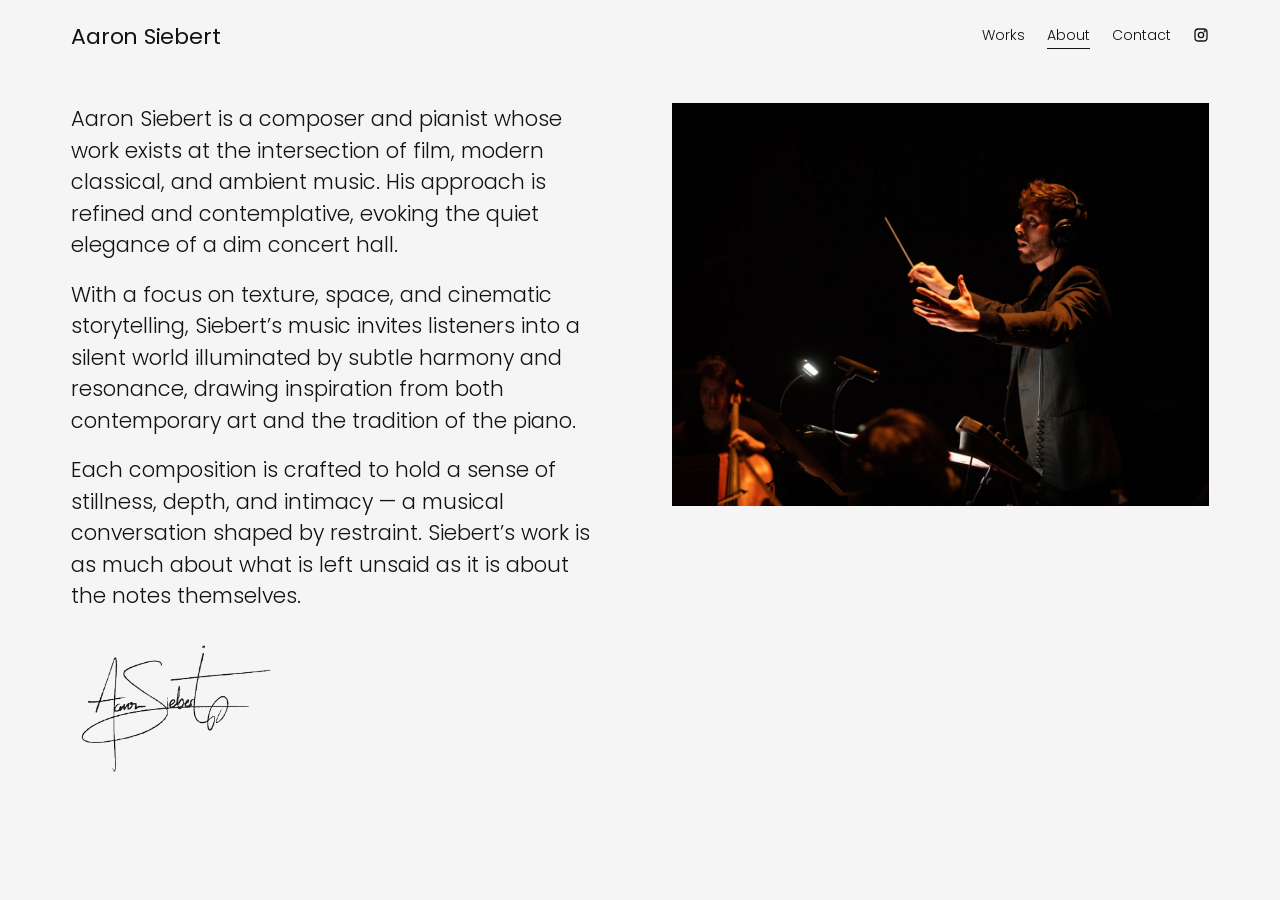
<file: about.html>
<!doctype html>
<html lang="en"><head><meta charset="utf-8"><meta name="viewport" content="width=device-width,initial-scale=1">
<title>About — Aaron Siebert</title>
<meta name="description" content="Aaron Siebert is a composer and pianist working in film, modern classical, and ambient music.">
<link rel="preconnect" href="https://fonts.googleapis.com"><link rel="preconnect" href="https://fonts.gstatic.com" crossorigin>
<link href="https://fonts.googleapis.com/css2?family=Poppins:wght@300;400;500;600&display=swap" rel="stylesheet">
<link rel="stylesheet" href="style.css"></head><body>
<header><a class="name" href="index.html">Aaron Siebert</a>
<nav><a href="index.html">Works</a><a href="about.html" class="on">About</a><a href="contact.html">Contact</a>
<a href="https://www.instagram.com/eronsiebert" aria-label="Instagram"><svg viewBox="0 0 24 24" fill="none" stroke="currentColor" stroke-width="2"><rect x="3" y="3" width="18" height="18" rx="5"/><circle cx="12" cy="12" r="4"/><circle cx="17.5" cy="6.5" r=".6" fill="currentColor"/></svg></a></nav></header>
<main>
<div class="two"><div>
<p>Aaron Siebert is a composer and pianist whose work exists at the intersection of film, modern classical, and ambient music. His approach is refined and contemplative, evoking the quiet elegance of a dim concert hall.</p>
<p>With a focus on texture, space, and cinematic storytelling, Siebert’s music invites listeners into a silent world illuminated by subtle harmony and resonance, drawing inspiration from both contemporary art and the tradition of the piano.</p>
<p>Each composition is crafted to hold a sense of stillness, depth, and intimacy — a musical conversation shaped by restraint. Siebert’s work is as much about what is left unsaid as it is about the notes themselves.</p>
<img class="sig" src="img/signature.webp" alt="Aaron Siebert signature"></div>
<img class="photo" src="img/about.webp" alt="Aaron Siebert conducting"></div>
</main>
</body></html>
</file>
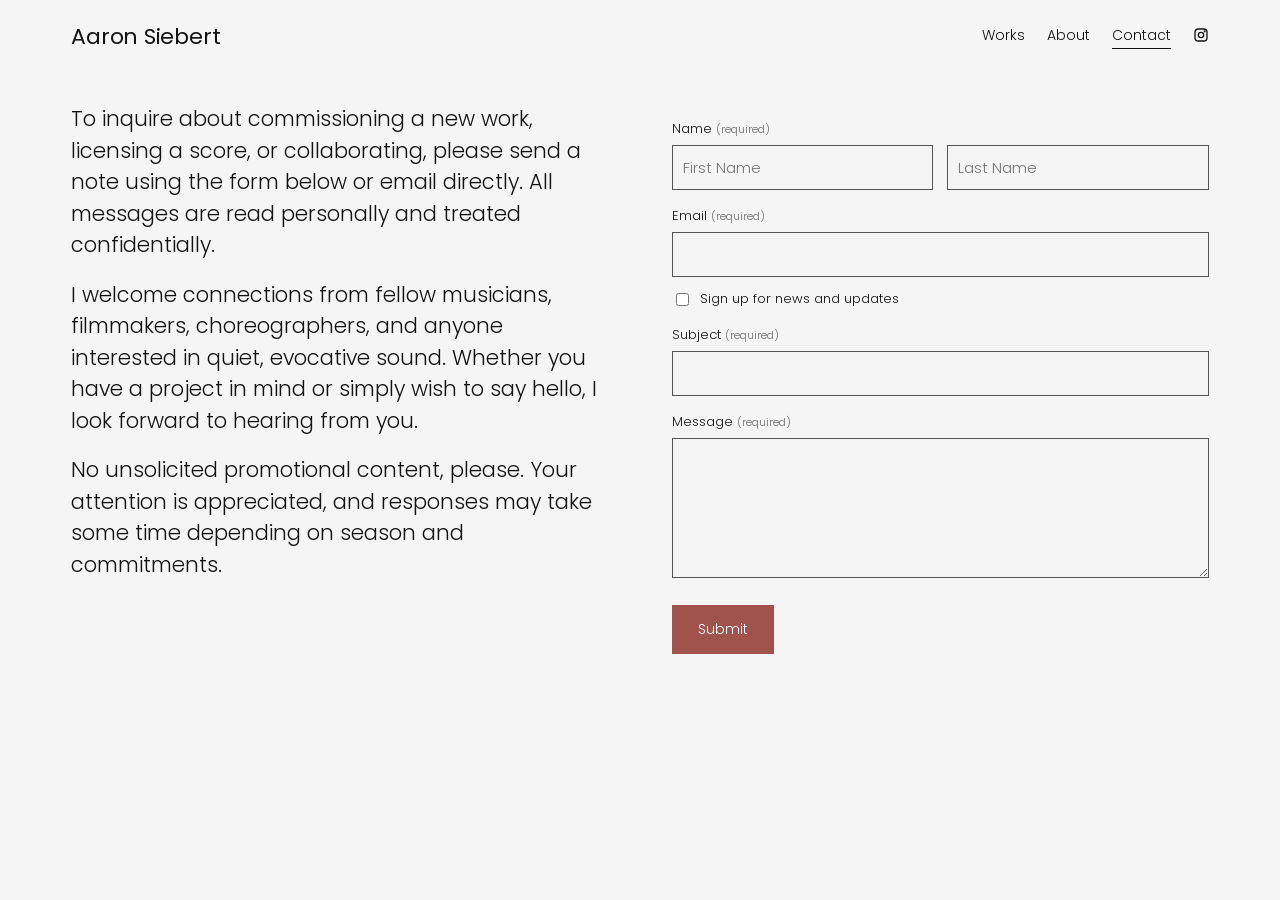
<file: contact.html>
<!doctype html>
<html lang="en"><head><meta charset="utf-8"><meta name="viewport" content="width=device-width,initial-scale=1">
<title>Contact — Aaron Siebert</title>
<meta name="description" content="Aaron Siebert is a composer and pianist working in film, modern classical, and ambient music.">
<link rel="preconnect" href="https://fonts.googleapis.com"><link rel="preconnect" href="https://fonts.gstatic.com" crossorigin>
<link href="https://fonts.googleapis.com/css2?family=Poppins:wght@300;400;500;600&display=swap" rel="stylesheet">
<link rel="stylesheet" href="style.css"></head><body>
<header><a class="name" href="index.html">Aaron Siebert</a>
<nav><a href="index.html">Works</a><a href="about.html">About</a><a href="contact.html" class="on">Contact</a>
<a href="https://www.instagram.com/eronsiebert" aria-label="Instagram"><svg viewBox="0 0 24 24" fill="none" stroke="currentColor" stroke-width="2"><rect x="3" y="3" width="18" height="18" rx="5"/><circle cx="12" cy="12" r="4"/><circle cx="17.5" cy="6.5" r=".6" fill="currentColor"/></svg></a></nav></header>
<main>
<div class="two"><div>
<p>To inquire about commissioning a new work, licensing a score, or collaborating, please send a note using the form below or email directly. All messages are read personally and treated confidentially.</p>
<p>I welcome connections from fellow musicians, filmmakers, choreographers, and anyone interested in quiet, evocative sound. Whether you have a project in mind or simply wish to say hello, I look forward to hearing from you.</p>
<p>No unsolicited promotional content, please. Your attention is appreciated, and responses may take some time depending on season and commitments.</p></div>
<form id="cf" action="https://formsubmit.co/aaronsiebertsio@gmail.com" method="post">
<input type="text" name="_honey" style="display:none" tabindex="-1" autocomplete="off">
<input type="hidden" name="_captcha" value="false">
<label>Name <small>(required)</small></label>
<div class="row"><input name="first" placeholder="First Name" required><input name="last" placeholder="Last Name" required></div>
<label>Email <small>(required)</small></label><input type="email" name="email" required>
<div class="chk"><input type="checkbox" name="news" id="n"><label for="n" style="margin:0">Sign up for news and updates</label></div>
<label>Subject <small>(required)</small></label><input name="subject" required>
<label>Message <small>(required)</small></label><textarea name="message" required></textarea>
<button type="submit">Submit</button><p id="msg" role="status" style="font-size:15px;margin-top:14px"></p></form></div>
<script>
document.getElementById('cf').addEventListener('submit',async e=>{
  e.preventDefault();const f=e.target,m=document.getElementById('msg'),b=f.querySelector('button');
  b.disabled=true;m.textContent='Sending…';
  try{
    const r=await fetch('https://formsubmit.co/ajax/aaronsiebertsio@gmail.com',{method:'POST',headers:{Accept:'application/json'},body:new FormData(f)});
    const j=await r.json();
    if(r.ok&&String(j.success)==='true'){f.reset();m.textContent='Thank you — your message has been sent.'}
    else throw 0;
  }catch(_){m.textContent='Sorry, something went wrong. Please try again.'}
  b.disabled=false;
});
</script>
</main>
</body></html>
</file>
<file: style.css>
:root{--bg:#f5f5f5;--fg:#121212;--accent:#a0524d}
*{box-sizing:border-box}
body{margin:0;background:var(--bg);color:var(--fg);font-family:"Poppins",system-ui,sans-serif;font-weight:300}
a{color:inherit}
header{display:flex;justify-content:space-between;align-items:center;padding:20px 4vw;max-width:1240px;margin:0 auto}
header .name{white-space:nowrap;font-size:22px;font-weight:400;text-decoration:none;letter-spacing:-.01em}
nav{display:flex;gap:22px;align-items:center;font-size:14px}
nav a{text-decoration:none;padding-bottom:2px;border-bottom:1px solid transparent}
nav a.on{border-color:var(--fg)}
nav svg{width:16px;height:16px;display:block}
main{padding:0 4vw 60px;max-width:1240px;margin:0 auto}
.grid{display:grid;grid-template-columns:repeat(4,1fr);gap:26px 20px;padding-top:20px}
.thumb{display:block;width:100%;aspect-ratio:1;border:0;padding:0;border-radius:14px;overflow:hidden;background:#121212;cursor:pointer;position:relative}
.thumb img{width:100%;height:100%;object-fit:contain;display:block;transition:transform .3s}
.card:not(.off) .thumb:hover img{transform:scale(1.03)}
.card.off .thumb{cursor:default}
.card.off .thumb img{opacity:.55}
.thumb .play{position:absolute;inset:0;display:grid;place-items:center}
.card.off .play{display:none}
.play i{width:54px;height:54px;border-radius:50%;background:rgba(0,0,0,.55);display:grid;place-items:center}
.play i:after{content:"";border-left:16px solid #fff;border-top:10px solid transparent;border-bottom:10px solid transparent;margin-left:4px}
.meta{display:flex;justify-content:space-between;gap:10px;margin-top:10px;font-size:13.5px;font-weight:600}
.meta a{font-size:12.5px;font-weight:500;border-bottom:1px solid var(--fg);text-decoration:none;white-space:nowrap}
.sub{font-size:12px;font-weight:500;margin-top:6px;opacity:.75}
.two{display:grid;grid-template-columns:1fr 1fr;gap:5vw;padding-top:30px;align-items:start}
.two p{font-size:21px;line-height:1.5;margin:0 0 18px}
.two img.photo{width:100%;display:block}
.sig{width:200px;margin-top:10px}
form label{display:block;font-size:13px;margin:16px 0 6px}
form label small{opacity:.6}
form input,form textarea{width:100%;font:inherit;font-size:15px;padding:10px;border:1px solid #555;background:transparent}
form .row{display:grid;grid-template-columns:1fr 1fr;gap:14px}
form textarea{min-height:140px}
form .chk{display:flex;gap:8px;align-items:center;font-size:13px;margin-top:12px}
form .chk input{width:auto}
form button{margin-top:20px;background:var(--accent);color:#fff;border:0;padding:14px 26px;font:inherit;font-size:14px;cursor:pointer}
#modal{position:fixed;inset:0;background:rgba(0,0,0,.88);display:none;place-items:center;z-index:9}
#modal.open{display:grid}
.wrap{width:min(92vw,1100px);aspect-ratio:16/9;position:relative}
.wrap iframe{width:100%;height:100%;border:0}
#close{position:absolute;right:0;top:-40px;background:none;border:0;color:#fff;font-size:24px;cursor:pointer}
@media(max-width:1000px){.grid{grid-template-columns:repeat(3,1fr)}}
@media(max-width:900px){.two{grid-template-columns:1fr}}
@media(max-width:640px){.grid{grid-template-columns:repeat(2,1fr);gap:22px 14px}.meta{flex-direction:column;gap:2px;font-size:13px}.meta a{align-self:flex-start;border:0;opacity:.7}}
@media(max-width:560px){header .name{font-size:18px}nav{gap:14px}.two p{font-size:18px}form .row{grid-template-columns:1fr}}
</file>
